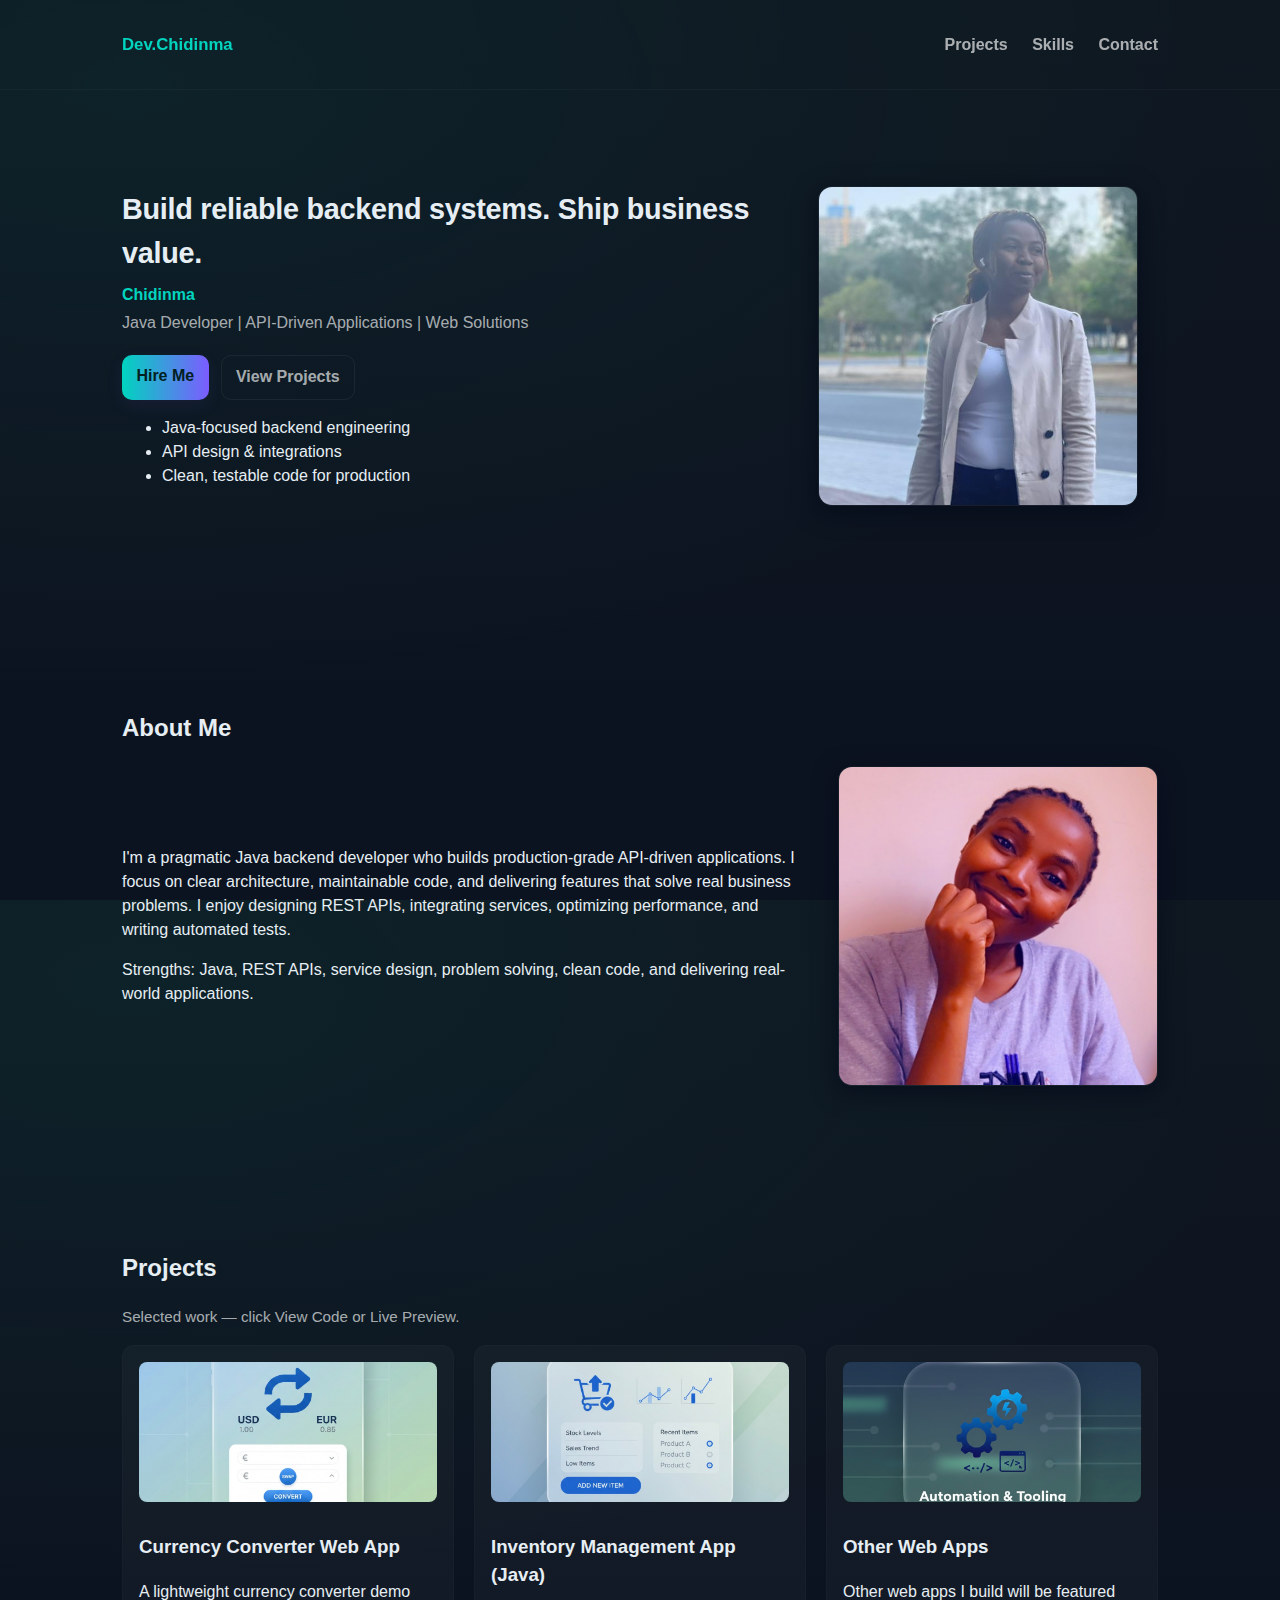
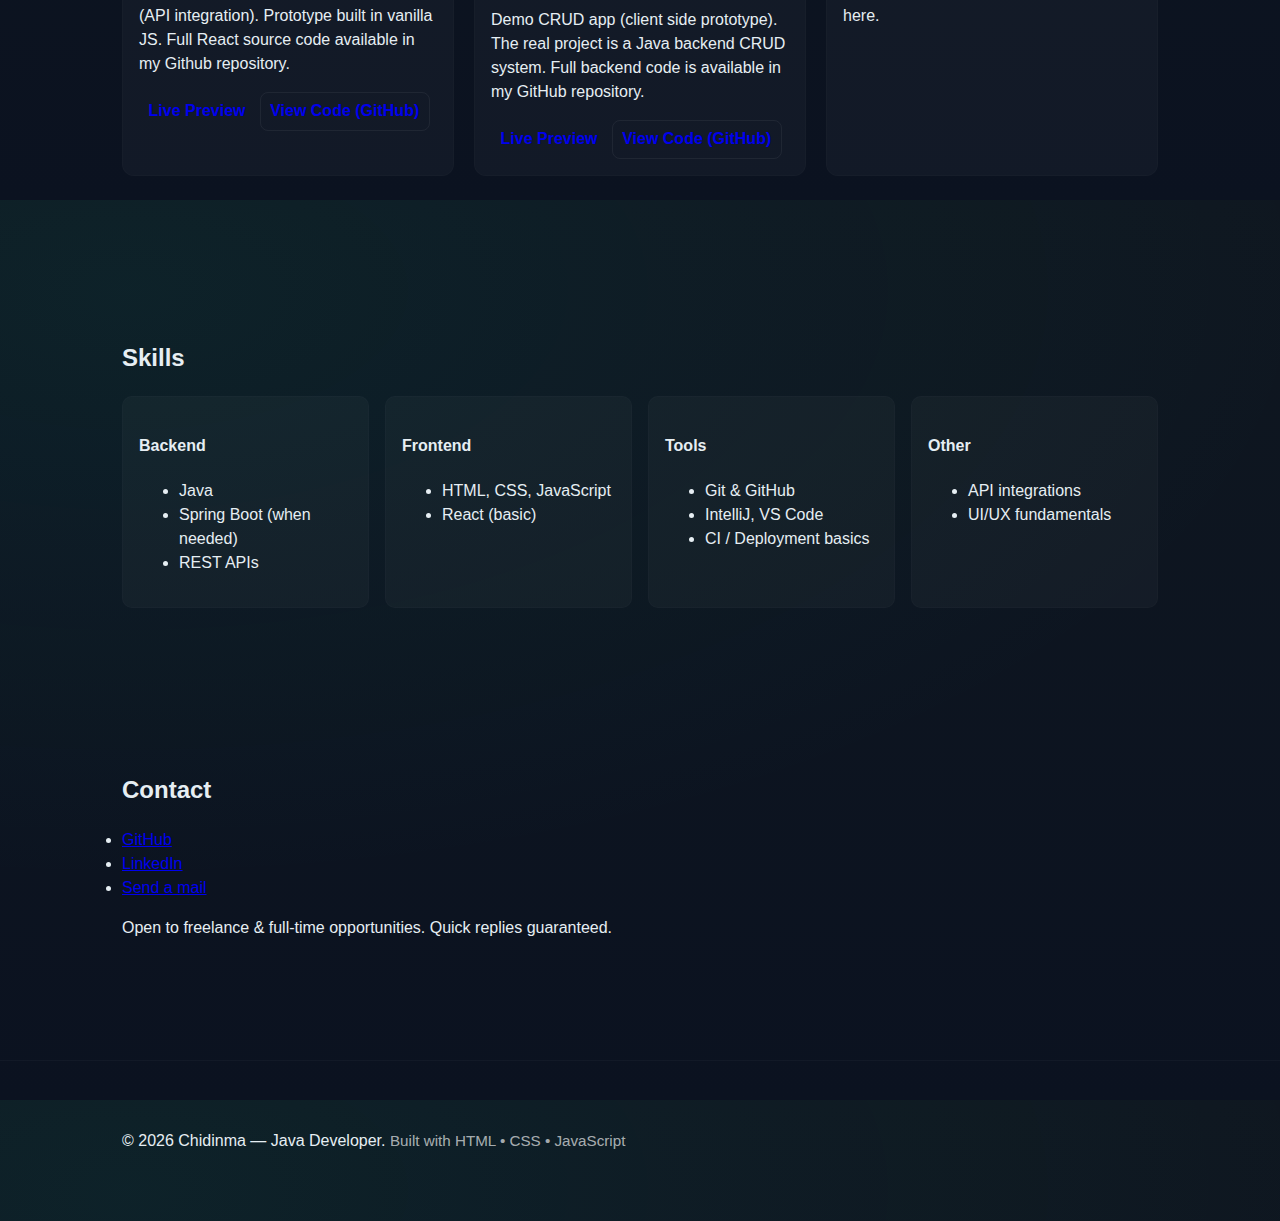
<file: index.html>
<!doctype html>
<html lang="en">

<head>
    <meta charset="utf-8" />
    <meta name="viewport" content="width=device-width,initial-scale=1" />
    <title>Chidinma — Java Developer</title>
    <meta name="description" content="Chidinma — Java Developer | API-Driven Applications | Web Solutions" />
    <link rel="stylesheet" href="css/styles.css" />
</head>

<body>
    <header class="site-header">
        <div class="container header-inner">
            <a class="logo" href="#">Dev.Chidinma</a>
            <nav class="nav">
                <a href="#projects">Projects</a>
                <a href="#skills">Skills</a>
                <a href="#contact">Contact</a>
            </nav>
        </div>
    </header>

    <!-- HERO -->
    <main>
        <section class="hero">
            <div class="container hero-grid">
                <div class="hero-copy">
                    <h1 class="headline">Build reliable backend systems. Ship business value.</h1>
                    <p class="name">Chidinma</p>
                    <p class="tagline">Java Developer | API-Driven Applications | Web Solutions</p>
                    <div class="cta-row">
                        <a class="btn btn-primary" href="#contact">Hire Me</a>
                        <a class="btn btn-ghost" href="#projects">View Projects</a>
                    </div>
                    <ul class="hero-highlights">
                        <li>Java-focused backend engineering</li>
                        <li>API design & integrations</li>
                        <li>Clean, testable code for production</li>
                    </ul>
                </div>
                <div class="hero-card">
                    <div class="profile-placeholder">
                        <img src="assets/Chi-portfolio.jpg" alt="Profile placeholder" />
                    </div>
                </div>
            </div>
        </section>

        <!-- ABOUT -->
        <section id="about" class="about">
            <div class="container">
                <h2>About Me</h2>
                <div class="about-grid">
                    <div class="about-text">
                        <p>
                            I'm a pragmatic Java backend developer who builds production-grade API-driven applications.
                            I focus on clear architecture, maintainable code, and delivering features that solve real
                            business problems. I enjoy designing REST APIs, integrating services, optimizing
                            performance,
                            and writing automated tests.
                        </p>
                        <p>
                            Strengths: Java, REST APIs, service design, problem solving, clean code, and delivering
                            real-world applications.
                        </p>
                    </div>
                    <div class="about-image">
                        <div class="profile-placeholder">
                            <img src="assets/chi.jfif" alt="profile placeholder" />
                        </div>
                    </div>
                </div>
            </div>
        </section>

        <!-- PROJECTS -->
        <section id="projects" class="projects">
            <div class="container">
                <h2>Projects</h2>
                <p class="muted">Selected work — click View Code or Live Preview.</p>

                <div class="projects-grid">
                    <!-- Project 1 -->
                    <article class="project-card">
                        <img src="assets/port1.jpg" alt="Currency converter thumbnail" />
                        <div class="project-body">
                            <h3>Currency Converter Web App</h3>
                            <p class="project-desc">A lightweight currency converter demo (API integration). Prototype
                                built in vanilla JS. Full React source code available in my Github repository.</p>
                            <div class="project-actions">
                                <a class="btn btn-sm" href="projects/currency-converter/index.html" target="_blank"
                                    rel="noopener">Live Preview</a>
                                <a class="btn btn-outline btn-sm"
                                    href="https://github.com/chifineg/Portfolio_project/tree/master/currency-converter"
                                    title="Github">View
                                    Code (GitHub)</a>
                            </div>
                        </div>
                    </article>

                    <!-- Project 2 -->
                    <article class="project-card">
                        <img src="assets/port3.jpg" alt="Inventory app thumbnail" />
                        <div class="project-body">
                            <h3>Inventory Management App (Java)</h3>
                            <p class="project-desc">Demo CRUD app (client side prototype). The real project is a Java
                                backend CRUD system. Full backend code is available in my GitHub repository.</p>
                            <div class="project-actions">
                                <a class="btn btn-sm" href="projects/inventory-app/index.html" target="_blank"
                                    rel="noopener">Live Preview</a>
                                <a class="btn btn-outline btn-sm" href="https://github.com/chifineg/inventory-app"
                                    title="Github">View
                                    Code (GitHub)</a>
                            </div>
                        </div>
                    </article>

                    <!-- Project 3 -->
                    <article class="project-card">
                        <img src="assets/port2.jpg" alt="other web tools thumbnail" />
                        <div class="project-body">
                            <h3>Other Web Apps</h3>
                            <p class="project-desc">Other web apps I build will be featured here.</p>
                        </div>
                </div>
        </section>

        <!-- SKILLS -->
        <section id="skills" class="skills">
            <div class="container">
                <h2>Skills</h2>
                <div class="skills-grid">
                    <div class="skill-group">
                        <h4>Backend</h4>
                        <ul>
                            <li>Java</li>
                            <li>Spring Boot (when needed)</li>
                            <li>REST APIs</li>
                        </ul>
                    </div>
                    <div class="skill-group">
                        <h4>Frontend</h4>
                        <ul>
                            <li>HTML, CSS, JavaScript</li>
                            <li>React (basic)</li>
                        </ul>
                    </div>
                    <div class="skill-group">
                        <h4>Tools</h4>
                        <ul>
                            <li>Git & GitHub</li>
                            <li>IntelliJ, VS Code</li>
                            <li>CI / Deployment basics</li>
                        </ul>
                    </div>
                    <div class="skill-group">
                        <h4>Other</h4>
                        <ul>
                            <li>API integrations</li>
                            <li>UI/UX fundamentals</li>
                        </ul>
                    </div>
                </div>
            </div>
        </section>

        <!-- CONTACT -->
        <section id="contact" class="contact">
            <div class="container">
                <h2>Contact</h2>
                <li><a href="https://github.com/chifineg" title="GitHub">GitHub</a></li>
                <li><a href="https://linkedin.com/in/chifineg" title="LinkedIn">LinkedIn</a></li>
                <li><a href="mailto:chifineg@yahoo.com" title="Email">Send a mail</a></li>
                </ul>
                <div class="footer-cta">
                    <p>Open to freelance & full-time opportunities. Quick replies guaranteed.</p>
                </div>
                </aside>
            </div>
            </div>
        </section>
    </main>

    <footer class="site-footer">
        <div class="container">
            <p>&copy; <span id="year"></span> Chidinma — Java Developer. <span class="muted">Built with HTML • CSS •
                    JavaScript</span></p>
        </div>
    </footer>

    <script src="js/main.js"></script>
    <script>
        const currencies = [
            { code: 'USD', name: 'United States Dollar' },
            { code: 'EUR', name: 'Euro' },
            { code: 'GBP', name: 'British Pound' },
            { code: 'ZAR', name: 'South African Rand' },
            { code: 'NGN', name: 'Nigerian Naira' },
            { code: 'KES', name: 'Kenyan Shilling' },
            { code: 'GHS', name: 'Ghanaian Cedi' },
            { code: 'EGP', name: 'Egyptian Pound' },
            { code: 'MAD', name: 'Moroccan Dirham' },
            { code: 'TZS', name: 'Tanzanian Shilling' },
            { code: 'UGX', name: 'Ugandan Shilling' }
        ];

        const fromSelect = document.getElementById('fromCurrency');
        const toSelect = document.getElementById('toCurrency');
        const amountInput = document.getElementById('amount');
        const convertBtn = document.getElementById('convertBtn');
        const switchBtn = document.getElementById('switchBtn');
        const resultDiv = document.getElementById('result');
        const errorDiv = document.getElementById('error');

        // Load currencies into dropdowns
        function populateCurrencies() {
            currencies.forEach(cur => {
                const opt1 = document.createElement('option');
                const opt2 = document.createElement('option');

                opt1.value = cur.code;
                opt2.value = cur.code;

                opt1.textContent = `${cur.name} (${cur.code})`;
                opt2.textContent = `${cur.name} (${cur.code})`;

                fromSelect.appendChild(opt1);
                toSelect.appendChild(opt2);
            });

            fromSelect.value = 'USD';
            toSelect.value = 'EUR';
        }

        populateCurrencies();

        // Switch currencies
        switchBtn.addEventListener('click', () => {
            const temp = fromSelect.value;
            fromSelect.value = toSelect.value;
            toSelect.value = temp;
        });

        // Convert action
        convertBtn.addEventListener('click', async () => {
            const amount = amountInput.value;
            const from = fromSelect.value;
            const to = toSelect.value;

            errorDiv.textContent = '';
            resultDiv.textContent = '';

            if (!amount || isNaN(amount) || Number(amount) <= 0) {
                errorDiv.textContent = 'Please enter a valid positive number.';
                return;
            }

            const apiKey = 'ed0eb48796238f93e5ee33bc';
            const url = `https://v6.exchangerate-api.com/v6/${apiKey}/latest/${from}`;

            try {
                const response = await fetch(url);
                if (!response.ok) throw new Error('Error fetching rates');
                const data = await response.json();

                const rate = data.conversion_rates[to];
                const converted = (amount * rate).toFixed(2);

                resultDiv.textContent = `${amount} ${from} = ${converted} ${to}`;
            } catch (err) {
                errorDiv.textContent = 'Could not fetch conversion rate.';
            }
        });
    </script>
</body>

</html>
</file>
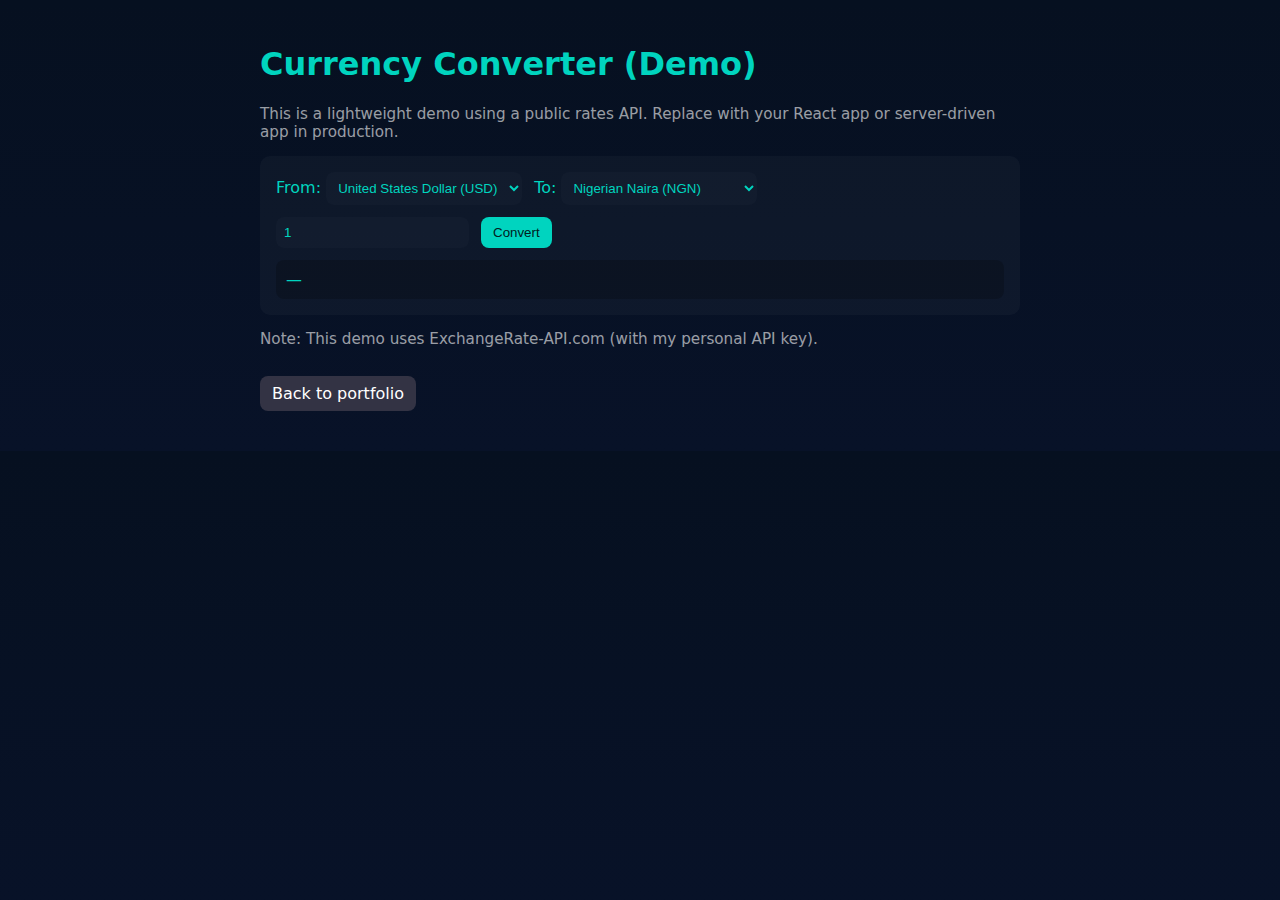
<file: projects/currency-converter/index.html>
<!doctype html>
<html lang="en">

<head>
    <meta charset="utf-8" />
    <meta name="viewport" content="width=device-width,initial-scale=1" />
    <title>Currency Converter — Demo</title>
    <link rel="stylesheet" href="styles.css" />
</head>

<body>
    <main class="demo-container">
        <h1>Currency Converter (Demo)</h1>
        <p class="muted">This is a lightweight demo using a public rates API. Replace with your React app or
            server-driven app in production.</p>

        <div class="converter">
            <div class="row">
                <label>From:
                    <select id="fromCurr"></select>
                </label>
                <label>To:
                    <select id="toCurr"></select>
                </label>
            </div>
            <div class="row">
                <input id="amount" type="number" value="1" />
                <button id="convertBtn">Convert</button>
            </div>
            <div id="result" class="result">—</div>
        </div>

        <p class="muted">Note: This demo uses ExchangeRate-API.com (with my personal API key).</p>
        <p><a href="../.." class="btn">Back to portfolio</a></p>
    </main>
    <script src="app.js"></script>
</body>

</html>
</file>
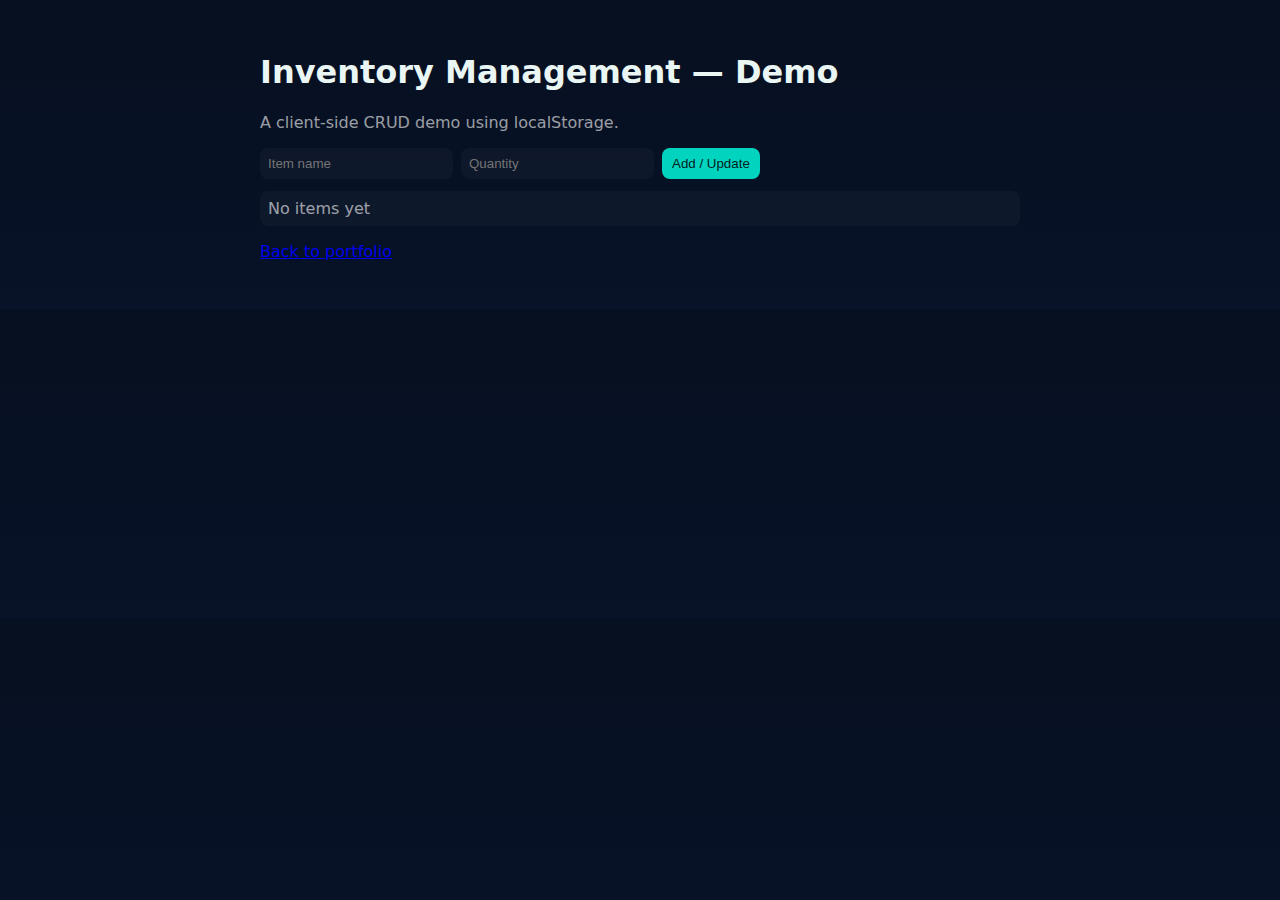
<file: projects/inventory-app/index.html>
<!doctype html>
<html lang="en">

<head>
    <meta charset="utf-8" />
    <meta name="viewport" content="width=device-width,initial-scale=1" />
    <title>Inventory App — Demo</title>
    <link rel="stylesheet" href="styles.css" />
</head>

<body>
    <main class="demo-container">
        <h1>Inventory Management — Demo</h1>
        <p class="muted">A client-side CRUD demo using localStorage.</p>

        <form id="itemForm" class="item-form">
            <input id="name" placeholder="Item name" required />
            <input id="qty" type="number" placeholder="Quantity" required />
            <button type="submit">Add / Update</button>
        </form>

        <ul id="items" class="items-list"></ul>

        <p><a href="../.." class="btn">Back to portfolio</a></p>
    </main>
    <script src="app.js"></script>
</body>

</html>
</file>
<file: css/styles.css>
:root{
    --bg-1: #0f1720;        /* deep background */
    --bg-2: #0b1220;        /* subtle gradient */
    --card-bg: rgba(255,255,255,0.03);
    --muted: rgba(255,255,255,0.65);
    --accent: #00d4bf;      /* strong vibrant teal/cyan accent */
    --accent-2: #7c5cff;    /* secondary vibrant */
    --glass: rgba(255,255,255,0.03);
    --radius: 12px;
    --max-width: 1100px;
    --ff-sans: -apple-system, BlinkMacSystemFont, "Segoe UI", Roboto, "Helvetica Neue", Arial;
  }
  
  *{box-sizing:border-box}
  html,body{height:100%}
  body{
    margin:0;
    background: radial-gradient(1200px 600px at 10% 10%, rgba(0,212,191,0.06), transparent),
                linear-gradient(180deg,var(--bg-1),var(--bg-2));
    color: #E6EEF3;
    font-family: var(--ff-sans);
    -webkit-font-smoothing:antialiased;
    -moz-osx-font-smoothing:grayscale;
    line-height:1.5;
    -webkit-tap-highlight-color: transparent;
  }
  
  /* Layout container */
  .container{
    max-width: var(--max-width);
    margin: 0 auto;
    padding: 2rem;
  }
  
  /* Header */
  .site-header{
    border-bottom: 1px solid rgba(255,255,255,0.03);
    backdrop-filter: blur(6px);
  }
  .header-inner{
    display:flex;align-items:center;justify-content:space-between;
  }
  .logo{font-weight:700;color:var(--accent);text-decoration:none;font-size:1.05rem}
  .nav a{color:var(--muted);text-decoration:none;margin-left:1.25rem;font-weight:600}
  .nav a:hover{color:#fff;opacity:0.95}
  
  /* HERO */
  .hero{padding:4rem 0 5rem}
  .hero-grid{display:grid;grid-template-columns:1fr 360px;gap:2.5rem;align-items:center}
  .headline{font-size:1.8rem;margin:0 0 .5rem;letter-spacing:-0.01em}
  .name{font-weight:700;font-size:1rem;color:var(--accent);margin:0.25rem 0}
  .tagline{margin:0;color:var(--muted)}
  .cta-row{margin-top:1.25rem;display:flex;gap:0.75rem}
  .btn{display:inline-block;padding:.6rem .9rem;border-radius:10px;text-decoration:none;font-weight:700;cursor:pointer}
  .btn-primary{background:linear-gradient(90deg,var(--accent),var(--accent-2));color:#012021;border:none;box-shadow:0 6px 18px rgba(124,92,255,0.08);transition:transform .18s,opacity .18s}
  .btn-ghost{background:transparent;border:1px solid rgba(255,255,255,0.06);color:var(--muted)}
  .btn:hover{transform:translateY(-3px)}
  .btn-sm{padding:.4rem .6rem;border-radius:8px;font-weight:700}
  .btn-outline{background:transparent;border:1px solid rgba(255,255,255,0.06)}
  
  /* hero card */
  .hero-card{display:flex;justify-content:center}
  .profile-placeholder{
    width:320px;height:320px;border-radius:14px;background:linear-gradient(180deg,rgba(255,255,255,0.02),transparent);
    display:flex;align-items:center;justify-content:center;box-shadow:0 6px 24px rgba(2,6,23,0.6);
    overflow:hidden;border:1px solid rgba(255,255,255,0.03);
  }
  .profile-placeholder img{width:100%;height:100%;object-fit:cover}
  
  /* About */
  .about{padding:2.5rem 0}
  .about-grid{display:grid;grid-template-columns:1fr 320px;gap:2rem;align-items:center}
  .image-placeholder{width:100%;height:220px;background:linear-gradient(90deg,var(--accent),var(--accent-2));border-radius:12px;display:flex;align-items:center;justify-content:center;color:#031313;font-weight:700}
  
  /* Projects */
  .projects{padding:2.5rem 0}
  .projects-grid{display:grid;grid-template-columns:repeat(3,1fr);gap:1.25rem;margin-top:1rem}
  .project-card{background:var(--card-bg);padding:1rem;border-radius:12px;border:1px solid rgba(255,255,255,0.02);display:flex;flex-direction:column;gap:.8rem}
  .project-card img{width:100%;height:140px;object-fit:cover;border-radius:8px}
  .thumb-initial{height:140px;border-radius:8px;display:flex;align-items:center;justify-content:center;font-weight:900;background:linear-gradient(90deg,var(--accent),var(--accent-2));}
  
  /* Skills */
  .skills{padding:2.5rem 0}
  .skills-grid{display:grid;grid-template-columns:repeat(4,1fr);gap:1rem}
  .skill-group{background:var(--glass);padding:1rem;border-radius:10px;border:1px solid rgba(255,255,255,0.02)}
  
  /* Contact */
  .contact{padding:2.5rem 0}
  .contact-grid{display:grid;grid-template-columns:1fr 320px;gap:2rem;align-items:start}
  .contact-form label{display:block;margin-bottom:.8rem}
  .contact-form input,
  .contact-form textarea{
    width:100%;padding:.6rem;border-radius:8px;border:1px solid rgba(255,255,255,0.04);background:transparent;color:inherit
  }
  .form-row{display:flex;align-items:center;gap:1rem;margin-top:.5rem}
  .form-note a{color:var(--accent);text-decoration:none}
  
  /* Footer */
  .site-footer{border-top:1px solid rgba(255,255,255,0.03);padding:1.25rem 0;margin-top:2rem}
  .muted{color:var(--muted);font-size:.95rem}
  
  /* responsive */
  @media (max-width: 900px){
    .hero-grid{grid-template-columns:1fr;gap:1.25rem}
    .about-grid{grid-template-columns:1fr}
    .projects-grid{grid-template-columns:repeat(2,1fr)}
    .skills-grid{grid-template-columns:repeat(2,1fr)}
    .contact-grid{grid-template-columns:1fr}
  }
  @media (max-width: 520px){
    .projects-grid{grid-template-columns:1fr}
    .nav{display:none}
    .headline{font-size:1.25rem}
    .profile-placeholder{width:240px;height:240px}
  }
  
  /* subtle animations */
  .fade-in{animation:fadeUp .6s ease both}
  @keyframes fadeUp{from{opacity:0;transform:translateY(12px)}to{opacity:1;transform:none}}
</file>
<file: projects/currency-converter/styles.css>
:root{--bg:#071226;--accent:#00d4bf;color:#eaf6f4}
body{margin:0;background:linear-gradient(180deg,#061020,#081228);color:var(--accent);font-family:system-ui,Arial;padding:24px}
.demo-container{max-width:760px;margin:0 auto}
.converter{background:rgba(255,255,255,0.03);padding:16px;border-radius:10px}
.row{display:flex;gap:12px;margin-bottom:12px}
select,input{padding:8px;border-radius:8px;border:none;background:rgba(255,255,255,0.02);color:inherit}
button{padding:8px 12px;border-radius:8px;border:none;background:var(--accent);color:#012021;cursor:pointer}
.result{margin-top:8px;padding:10px;background:rgba(0,0,0,0.2);border-radius:8px}
.btn{display:inline-block;margin-top:12px;color:#fff;text-decoration:none;padding:8px 12px;background:#334; border-radius:8px}
.muted{color:rgba(255,255,255,0.6);font-size:.95rem}
</file>
<file: projects/inventory-app/styles.css>
body{background:linear-gradient(180deg,#061020,#081228);color:#eaf6f4;font-family:system-ui;padding:24px}
.demo-container{max-width:760px;margin:0 auto}
.item-form{display:flex;gap:8px;margin-bottom:12px}
input{padding:8px;border-radius:8px;border:none;background:rgba(255,255,255,0.03);color:inherit}
button{padding:8px 10px;border-radius:8px;border:none;background:#00d4bf;color:#012021}
.items-list{list-style:none;padding:0;margin:0}
.items-list li{display:flex;justify-content:space-between;padding:8px;border-radius:8px;background:rgba(255,255,255,0.03);margin-bottom:8px}
.muted{color:rgba(255,255,255,0.6)}
</file>
